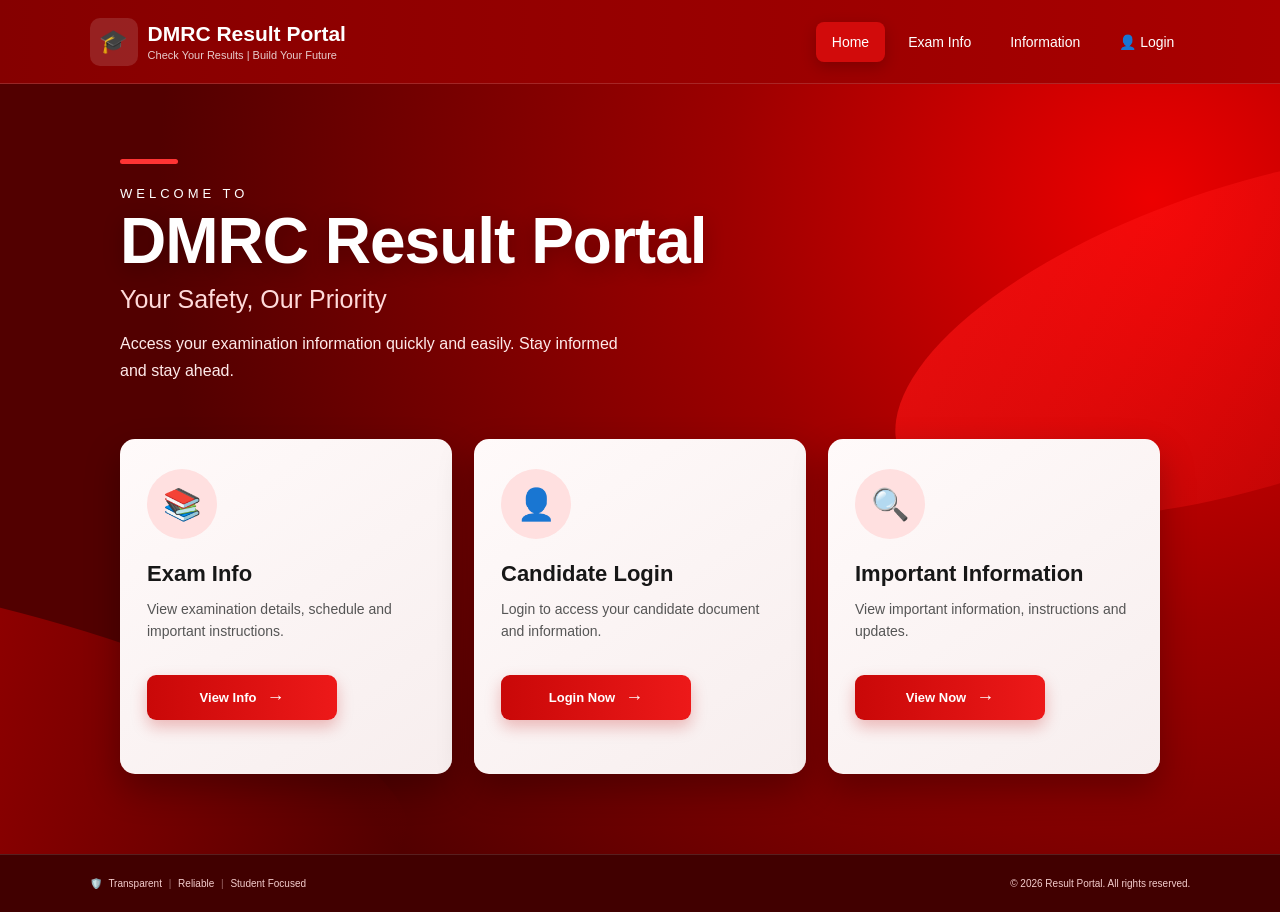
<file: index.html>
<!DOCTYPE html>
<html lang="en">

<head>
    <meta charset="UTF-8">
    <meta name="viewport" content="width=device-width, initial-scale=1.0">
    <meta name="theme-color" content="#8b0000">

    <title> DMRC Result Portal</title>

    <link rel="stylesheet" href="style.css">
</head>

<body>

<!-- ================= HEADER ================= -->

<header class="header">

    <div class="brand">

        <div class="brand-logo">
            🎓
        </div>

        <div class="brand-text">
            <h1>DMRC Result Portal</h1>
            <p>Check Your Results | Build Your Future</p>
        </div>

    </div>


    <nav class="desktop-nav">

        <a href="index.html" class="active">
            Home
        </a>

        <a href="exam-info.html">
            Exam Info
        </a>

        <a href="info.html">
            Information
        </a>

        <a href="candidate.html">
            👤 Login
        </a>

    </nav>

</header>


<!-- ================= HERO ================= -->

<main class="hero">

    <div class="hero-bg"></div>

    <section class="hero-content">

        <div class="red-line"></div>

        <div class="welcome">
            WELCOME TO
        </div>

        <h2>
            DMRC Result Portal
        </h2>

        <h3>
            Your Safety, Our Priority
        </h3>

        <p class="hero-description">
            Access your examination information quickly
            and easily. Stay informed and stay ahead.
        </p>


        <!-- ================= THREE CARDS ================= -->

        <div class="cards">


            <!-- EXAM INFO -->

            <a href="exam-info.html" class="portal-card">

                <div class="card-icon">
                    📚
                </div>

                <h4>
                    Exam Info
                </h4>

                <p>
                    View examination details,
                    schedule and important instructions.
                </p>

                <span class="card-button">
                    View Info
                    <b>→</b>
                </span>

            </a>


            <!-- CANDIDATE LOGIN -->

            <a href="candidate.html" class="portal-card">

                <div class="card-icon">
                    👤
                </div>

                <h4>
                    Candidate Login
                </h4>

                <p>
                    Login to access your candidate
                    document and information.
                </p>

                <span class="card-button">
                    Login Now
                    <b>→</b>
                </span>

            </a>


            <!-- INFORMATION -->

            <a href="info.html" class="portal-card">

                <div class="card-icon">
                    🔍
                </div>

                <h4>
                   Important Information
                </h4>

                <p>
                    View important information,
                    instructions and updates.
                </p>

                <span class="card-button">
                    View Now
                    <b>→</b>
                </span>

            </a>


        </div>

    </section>

</main>


<!-- ================= FOOTER ================= -->

<footer class="footer">

    <div class="footer-left">

        🛡️

        <span>Transparent</span>

        <i>|</i>

        <span>Reliable</span>

        <i>|</i>

        <span>Student Focused</span>

    </div>


    <div class="footer-right">

        © 2026 Result Portal. All rights reserved.

    </div>

</footer>


<script src="script.js"></script>

</body>

</html>
</file>
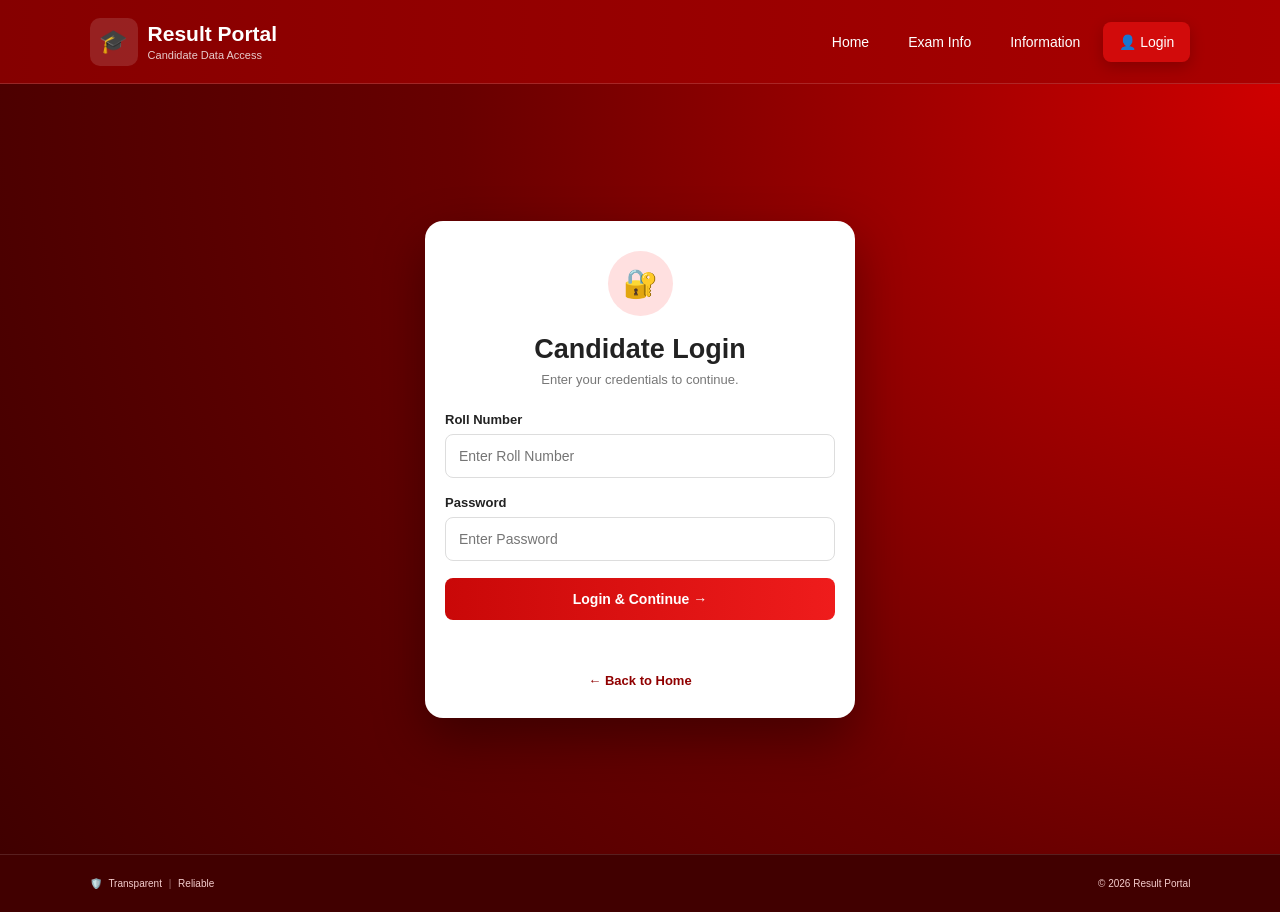
<file: candidate.html>
<!DOCTYPE html>
<html lang="en">

<head>

    <meta charset="UTF-8">

    <meta
        name="viewport"
        content="width=device-width, initial-scale=1.0">

    <meta
        name="theme-color"
        content="#8b0000">

    <title>Candidate Login - Result Portal</title>

    <link
        rel="stylesheet"
        href="style.css">

</head>


<body>


<!-- ================= HEADER ================= -->

<header class="header">

    <div class="brand">

        <div class="brand-logo">
            🎓
        </div>

        <div class="brand-text">

            <h1>
                Result Portal
            </h1>

            <p>
                Candidate Data Access
            </p>

        </div>

    </div>


    <nav class="desktop-nav">

        <a href="index.html">
            Home
        </a>

        <a href="exam-info.html">
            Exam Info
        </a>

        <a href="info.html">
            Information
        </a>

        <a
            href="candidate.html"
            class="active">

            👤 Login

        </a>

    </nav>

</header>



<!-- ================= LOGIN ================= -->

<main class="login-page">


    <section class="login-box">


        <div class="login-symbol">
            🔐
        </div>


        <h2>
            Candidate Login
        </h2>


        <p class="subtitle">

            Enter your credentials
            to continue.

        </p>


        <form id="candidateLogin">


            <!-- ROLL NUMBER -->

            <div class="form-group">

                <label for="rollNumber">
                    Roll Number
                </label>

                <input
                    type="text"
                    id="rollNumber"
                    placeholder="Enter Roll Number"
                    autocomplete="off"
                    required>

            </div>


            <!-- PASSWORD -->

            <div class="form-group">

                <label for="password">
                    Password
                </label>

                <input
                    type="password"
                    id="password"
                    placeholder="Enter Password"
                    autocomplete="off"
                    required>

            </div>


            <!-- SUBMIT -->

            <button
                type="submit"
                class="submit-button">

                Login & Continue →

            </button>


            <!-- ERROR -->

            <div
                id="errorMessage"
                class="error">
            </div>


        </form>


        <a
            href="index.html"
            class="home-link">

            ← Back to Home

        </a>


    </section>

</main>



<!-- ================= FOOTER ================= -->

<footer class="footer">

    <div class="footer-left">

        🛡️

        <span>Transparent</span>

        <i>|</i>

        <span>Reliable</span>

    </div>


    <div class="footer-right">

        © 2026 Result Portal

    </div>

</footer>


<script src="script.js"></script>

</body>

</html>
</file>
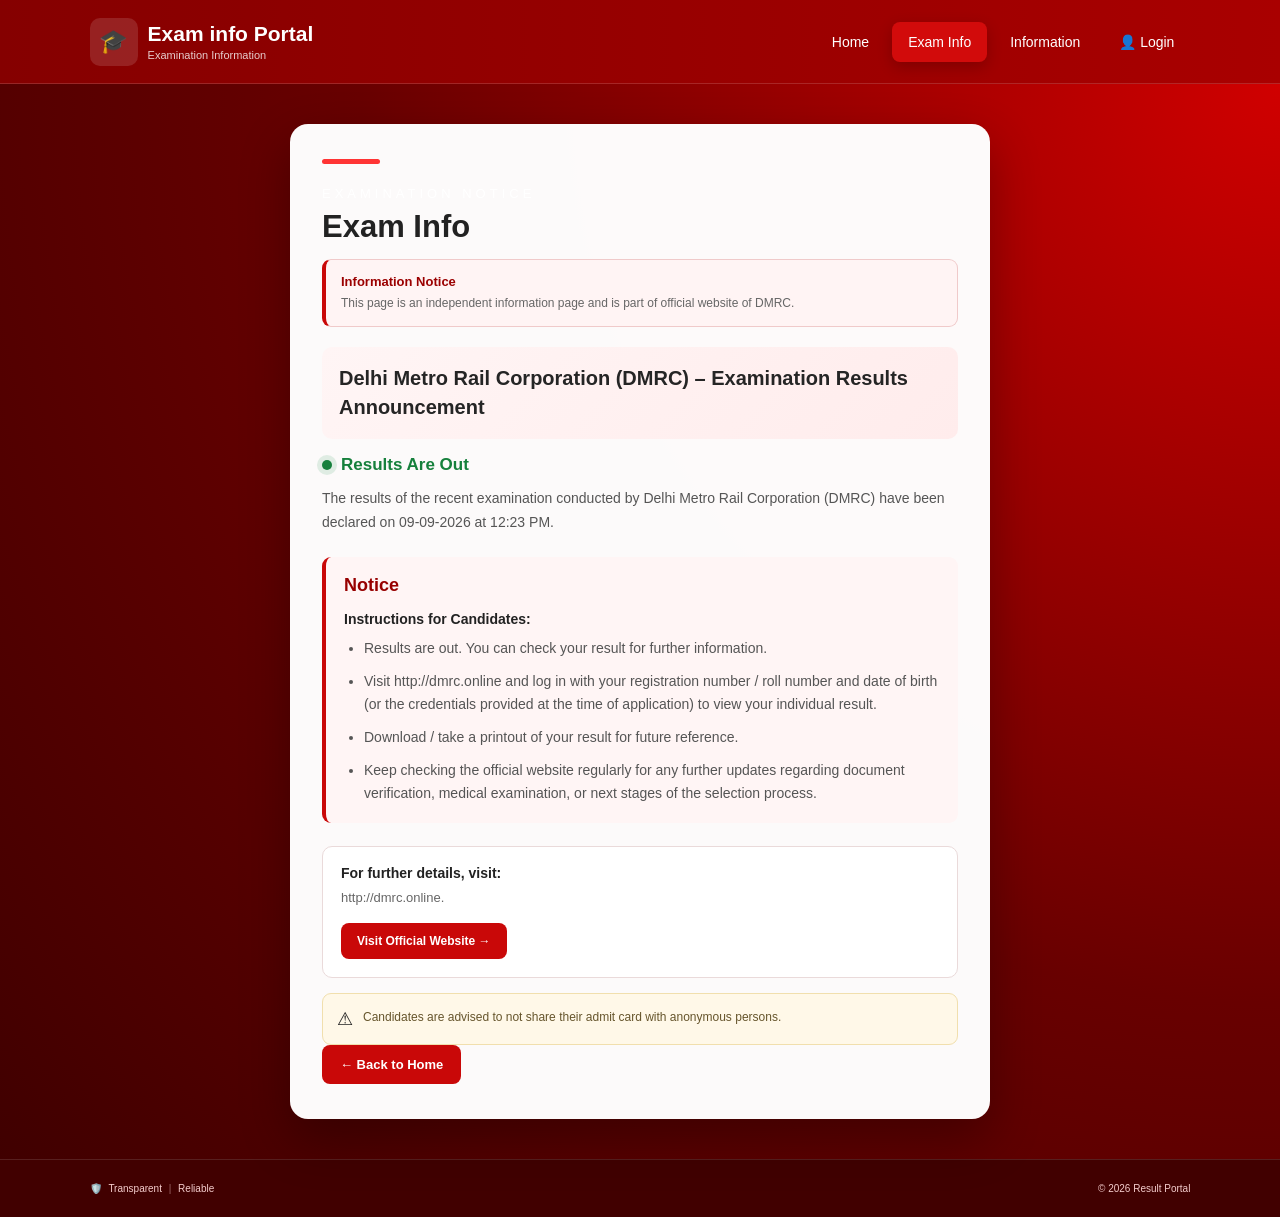
<file: exam-info.html>
<!DOCTYPE html>
<html lang="en">

<head>

    <meta charset="UTF-8">

    <meta
        name="viewport"
        content="width=device-width, initial-scale=1.0">

    <meta
        name="theme-color"
        content="#8b0000">

    <title>Exam Info - Result Portal</title>

    <link
        rel="stylesheet"
        href="style.css">

</head>


<body>


<!-- ================= HEADER ================= -->

<header class="header">

    <div class="brand">

        <div class="brand-logo">
            🎓
        </div>

        <div class="brand-text">

            <h1>Exam info Portal</h1>

            <p>Examination Information</p>

        </div>

    </div>


    <nav class="desktop-nav">

        <a href="index.html">
            Home
        </a>

        <a
            href="exam-info.html"
            class="active">

            Exam Info

        </a>

        <a href="info.html">
            Information
        </a>

        <a href="candidate.html">
            👤 Login
        </a>

    </nav>

</header>



<!-- ================= EXAM INFORMATION ================= -->

<main class="inner-page">

    <section class="inner-box">


        <div class="red-line"></div>


        <div class="welcome">
            EXAMINATION NOTICE
        </div>


        <h2>
            Exam Info
        </h2>


        <div class="unofficial-note">

            <strong>Information Notice</strong>

            <p>
                This page is an independent information page
                and is part of official website of DMRC.
            </p>

        </div>


        <!-- ================= TITLE ================= -->

        <div class="exam-heading">

            <h3>
                Delhi Metro Rail Corporation (DMRC) –
                Examination Results Announcement
            </h3>

        </div>


        <!-- ================= RESULTS ARE OUT ================= -->

        <div class="results-out">

            <span class="result-dot"></span>

            <strong>
                Results Are Out
            </strong>

        </div>


        <p class="page-description">

            The results of the recent examination conducted
            by Delhi Metro Rail Corporation (DMRC) have
            been declared on 09-09-2026 at 12:23 PM.

        </p>


        <!-- ================= INSTRUCTIONS ================= -->

        <div class="notice">

            <strong>
                Notice
            </strong>


            <h4>
                Instructions for Candidates:
            </h4>


            <ul>

                <li>
                    Results are out. You can check your
                    result for further information.
                </li>

                <li>
                    Visit http://dmrc.online and log in
                    with your registration number / roll
                    number and date of birth (or the
                    credentials provided at the time of
                    application) to view your individual
                    result.
                </li>

                <li>
                    Download / take a printout of your
                    result for future reference.
                </li>

                <li>
                    Keep checking the official website
                    regularly for any further updates
                    regarding document verification,
                    medical examination, or next stages
                    of the selection process.
                </li>

            </ul>

        </div>


        <!-- ================= OFFICIAL WEBSITE ================= -->

        <div class="official-info">

            <h4>
                For further details, visit:
            </h4>

            <p>
               http://dmrc.online.
            </p>

            <!-- Replace # with the official career URL
                 when publishing the site. -->

            <a
                href="https://dmrc.online"
                class="official-button"
                target="_blank"
                rel="noopener">

                Visit Official Website →

            </a>

        </div>


        <!-- ================= WARNING ================= -->

        <div class="warning-box">

            <span class="warning-icon">
                ⚠
            </span>

            <p>
                Candidates are advised to not share their admit card with anonymous persons.
            </p>

        </div>


        <!-- ================= BACK ================= -->

        <a
            href="index.html"
            class="back-button">

            ← Back to Home

        </a>


    </section>

</main>



<!-- ================= FOOTER ================= -->

<footer class="footer">

    <div class="footer-left">

        🛡️

        <span>Transparent</span>

        <i>|</i>

        <span>Reliable</span>

    </div>


    <div class="footer-right">

        © 2026 Result Portal

    </div>

</footer>



<!-- ================= PAGE STYLES ================= -->

<style>

/* ==========================================
   UNOFFICIAL NOTICE
========================================== */

.unofficial-note {

    padding: 14px 15px;

    margin:
        0 0 20px;

    border-radius: 9px;

    background: #fff4f4;

    border:
        1px solid #f0caca;

    border-left:
        4px solid #c90808;
}


.unofficial-note strong {

    display: block;

    color: #9b0000;

    font-size: 13px;

    margin-bottom: 5px;
}


.unofficial-note p {

    color: #666;

    font-size: 12px;

    line-height: 1.5;
}


/* ==========================================
   EXAM HEADING
========================================== */

.exam-heading {

    padding: 17px;

    background:
        linear-gradient(
            135deg,
            #fff5f5,
            #ffecec
        );

    border-radius: 10px;

    margin-bottom: 16px;
}


.exam-heading h3 {

    color: #252525;

    font-size: 17px;

    line-height: 1.45;
}


/* ==========================================
   RESULTS OUT
========================================== */

.results-out {

    display: flex;

    align-items: center;

    gap: 9px;

    margin-bottom: 12px;

    color: #16803c;

    font-size: 17px;
}


.result-dot {

    width: 10px;

    height: 10px;

    border-radius: 50%;

    background: #16803c;

    box-shadow:
        0 0 0 5px
        rgba(22,128,60,.12);
}


/* ==========================================
   NOTICE
========================================== */

.notice {

    margin-top: 20px;

    padding: 18px;

    background: #fff5f5;

    border-left:
        4px solid #c90808;

    border-radius: 9px;
}


.notice > strong {

    display: block;

    color: #970000;

    font-size: 18px;

    margin-bottom: 15px;
}


.notice h4 {

    font-size: 14px;

    margin-bottom: 10px;

    color: #222;
}


.notice ul {

    padding-left: 20px;
}


.notice li {

    color: #555;

    font-size: 13px;

    line-height: 1.65;

    margin-bottom: 10px;
}


.notice li:last-child {

    margin-bottom: 0;
}


/* ==========================================
   OFFICIAL INFO
========================================== */

.official-info {

    margin-top: 20px;

    padding: 18px;

    border:
        1px solid #eadada;

    border-radius: 10px;

    background: #fff;
}


.official-info h4 {

    font-size: 14px;

    color: #222;

    margin-bottom: 7px;
}


.official-info p {

    color: #666;

    font-size: 13px;

    line-height: 1.55;

    margin-bottom: 15px;
}


.official-button {

    display: inline-block;

    text-decoration: none;

    background:
        #c90808;

    color: white;

    padding:
        11px 16px;

    border-radius: 8px;

    font-size: 12px;

    font-weight: bold;
}


/* ==========================================
   WARNING
========================================== */

.warning-box {

    display: flex;

    align-items: flex-start;

    gap: 10px;

    margin-top: 15px;

    padding: 14px;

    background: #fff8e8;

    border:
        1px solid #f1dfad;

    border-radius: 9px;
}


.warning-icon {

    font-size: 18px;
}


.warning-box p {

    color: #66552c;

    font-size: 12px;

    line-height: 1.5;
}


/* ==========================================
   DESKTOP
========================================== */

@media (min-width: 700px) {

    .inner-box {

        padding:
            35px 32px;
    }


    .exam-heading h3 {

        font-size: 20px;
    }


    .notice li {

        font-size: 14px;
    }

}

</style>


</body>

</html>
</file>
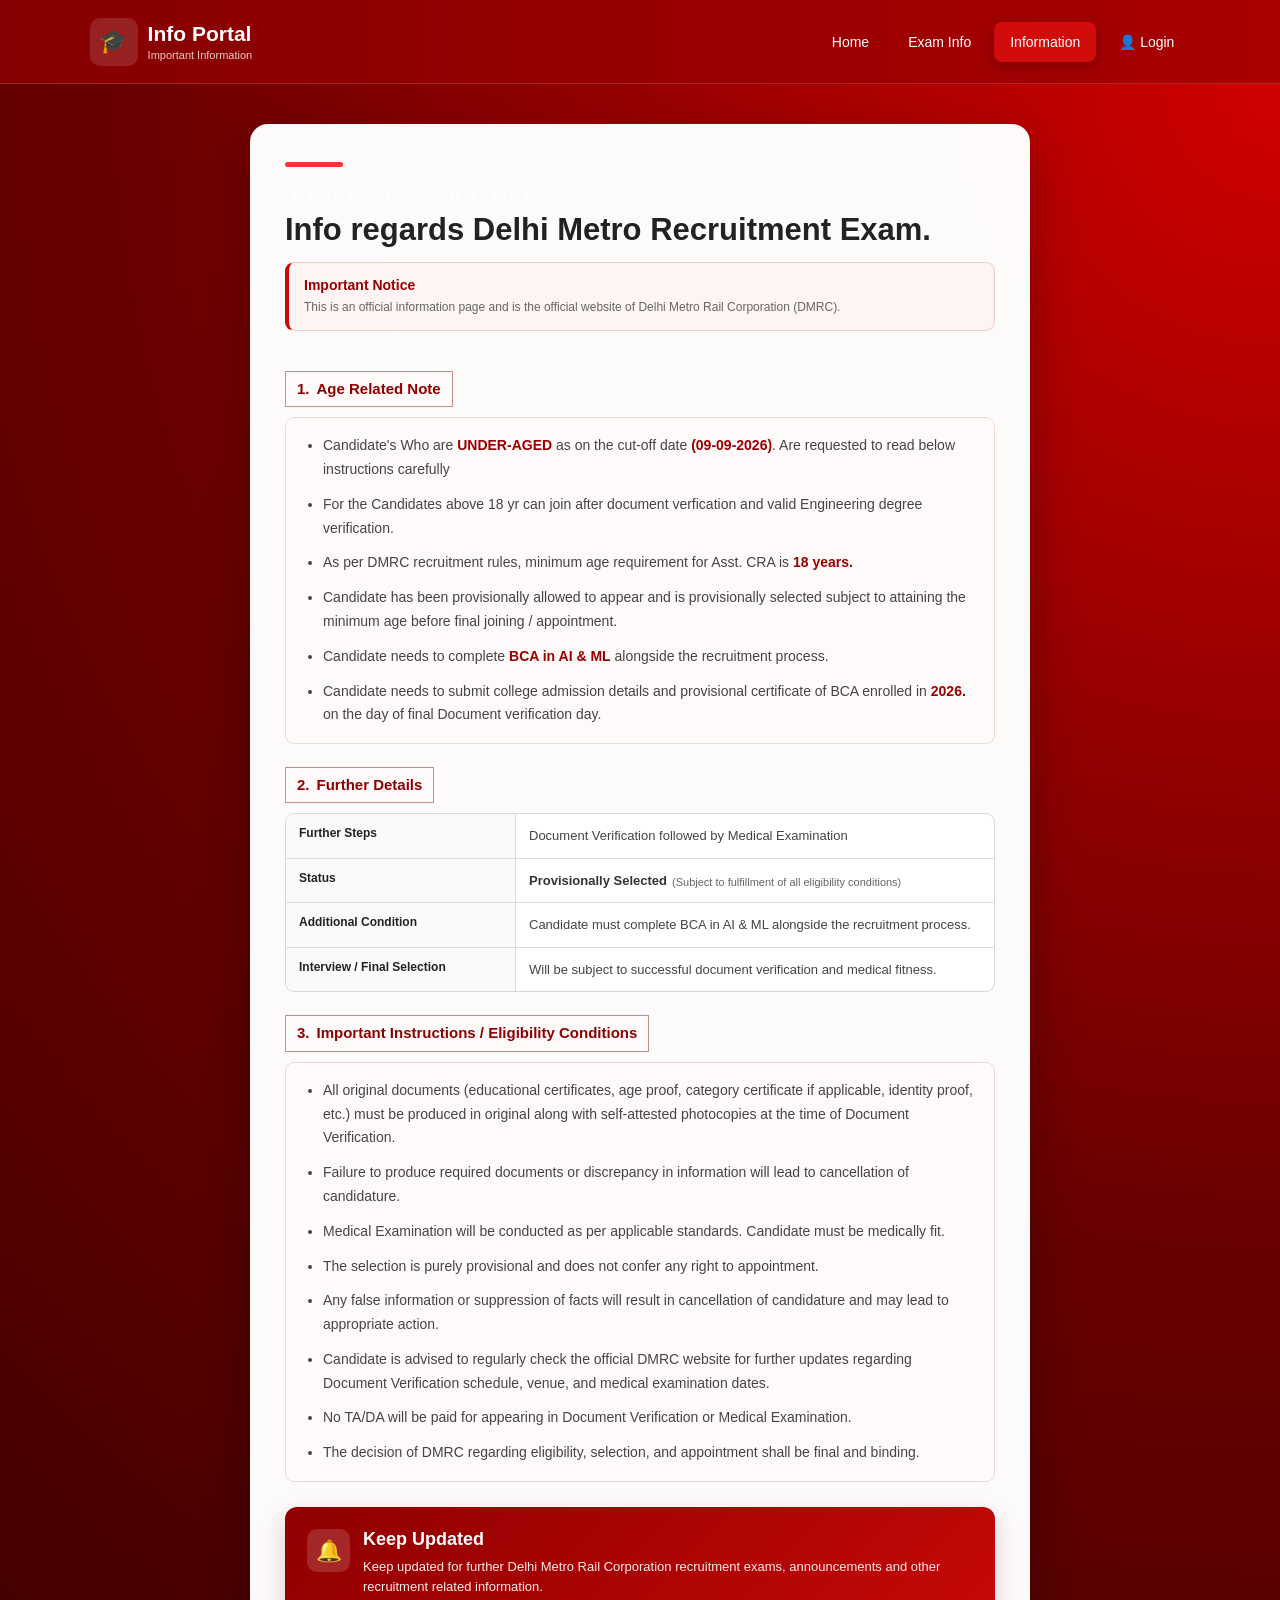
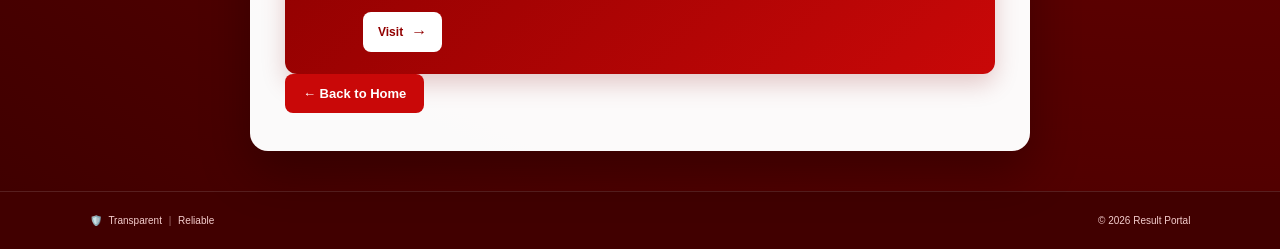
<file: info.html>
<!DOCTYPE html>
<html lang="en">

<head>

    <meta charset="UTF-8">

    <meta
        name="viewport"
        content="width=device-width, initial-scale=1.0">

    <meta
        name="theme-color"
        content="#8b0000">

    <title>Important Information - Result Portal</title>

    <link
        rel="stylesheet"
        href="style.css">

</head>


<body>


<!-- ================= HEADER ================= -->

<header class="header">

    <div class="brand">

        <div class="brand-logo">
            🎓
        </div>

        <div class="brand-text">

            <h1>Info Portal</h1>

            <p>Important Information</p>

        </div>

    </div>


    <nav class="desktop-nav">

        <a href="index.html">
            Home
        </a>

        <a href="exam-info.html">
            Exam Info
        </a>

        <a
            href="info.html"
            class="active">

            Information

        </a>

        <a href="candidate.html">
            👤 Login
        </a>

    </nav>

</header>



<!-- ================= MAIN ================= -->

<main class="inner-page">

    <section class="inner-box">


        <div class="red-line"></div>


        <div class="welcome">
            IMPORTANT INFORMATION
        </div>


        <h2>
            Info regards Delhi Metro Recruitment Exam.
        </h2>


        <!-- ================= DISCLAIMER ================= -->

        <div class="unofficial-note">

            <strong>
                Important Notice
            </strong>

            <p>
                This is an official information page
                and is the official website of
                Delhi Metro Rail Corporation (DMRC).
            </p>

        </div>



        <!-- ================= AGE RELATED ================= -->

        <div class="section-title">

            <span>1.</span>

            Age Related Note

        </div>


        <div class="information-box">

            <ul>

                <li>
                    Candidate's Who are <strong>UNDER-AGED</strong>
                    as on the cut-off date
                    <strong>(09-09-2026)</strong>. Are requested to read below instructions carefully
                </li>
                <li> For the Candidates above 18 yr can join after document verfication and valid Engineering degree verification. </li>
                <li>
                    As per DMRC recruitment rules,
                    minimum age requirement for
                    Asst. CRA is <strong>18 years.</strong>
                </li>

                <li>
                    Candidate has been provisionally
                    allowed to appear and is provisionally
                    selected subject to attaining the
                    minimum age before final joining /
                    appointment.
                </li>

                <li>
                    Candidate needs to complete
                    <strong>BCA in AI &amp; ML</strong>
                    alongside the recruitment process.
                </li>

                <li>
                    Candidate needs to submit college
                    admission details and provisional
                    certificate of BCA enrolled in
                    <strong>2026.</strong> on the day of final Document verification day.
                </li>

            </ul>

        </div>



        <!-- ================= NEXT STAGE ================= -->

        <div class="section-title">

            <span>2.</span>

             Further Details

        </div>


        <div class="details-table">


            <div class="detail-row">

                <div class="detail-label">
                    Further Steps
                </div>

                <div class="detail-value">
                    Document Verification followed by
                    Medical Examination
                </div>

            </div>


            <div class="detail-row">

                <div class="detail-label">
                    Status
                </div>

                <div class="detail-value highlight">
                    Provisionally Selected
                    <small>
                        (Subject to fulfillment of all
                        eligibility conditions)
                    </small>
                </div>

            </div>


            <div class="detail-row">

                <div class="detail-label">
                    Additional Condition
                </div>

                <div class="detail-value">
                    Candidate must complete BCA in
                    AI &amp; ML alongside the recruitment
                    process.
                </div>

            </div>


            <div class="detail-row">

                <div class="detail-label">
                    Interview / Final Selection
                </div>

                <div class="detail-value">
                    Will be subject to successful
                    document verification and
                    medical fitness.
                </div>

            </div>


        </div>



        <!-- ================= IMPORTANT INSTRUCTIONS ================= -->

        <div class="section-title">

            <span>3.</span>

            Important Instructions /
            Eligibility Conditions

        </div>


        <div class="information-box">

            <ul>

                <li>
                    All original documents
                    (educational certificates, age proof,
                    category certificate if applicable,
                    identity proof, etc.) must be produced
                    in original along with self-attested
                    photocopies at the time of Document
                    Verification.
                </li>

                <li>
                    Failure to produce required documents
                    or discrepancy in information will lead
                    to cancellation of candidature.
                </li>

                <li>
                    Medical Examination will be conducted
                    as per applicable standards.
                    Candidate must be medically fit.
                </li>

                <li>
                    The selection is purely provisional
                    and does not confer any right to
                    appointment.
                </li>

                <li>
                    Any false information or suppression
                    of facts will result in cancellation
                    of candidature and may lead to
                    appropriate action.
                </li>

                <li>
                    Candidate is advised to regularly
                    check the official DMRC website for
                    further updates regarding Document
                    Verification schedule, venue, and
                    medical examination dates.
                </li>

                <li>
                    No TA/DA will be paid for appearing
                    in Document Verification or Medical
                    Examination.
                </li>

                <li>
                    The decision of DMRC regarding
                    eligibility, selection, and appointment
                    shall be final and binding.
                </li>

            </ul>

        </div>



        <!-- ================= KEEP UPDATED ================= -->

        <div class="updates-card">

            <div class="updates-icon">
                🔔
            </div>


            <div class="updates-content">

                <h3>
                    Keep Updated
                </h3>

                <p>
                    Keep updated for further Delhi Metro
                    Rail Corporation recruitment exams,
                    announcements and other recruitment
                    related information.
                </p>


                <a
                    href="https://delhimetrorail.com/pages/en/career"
                    target="_blank"
                    rel="noopener noreferrer"
                    class="official-button">

                    Visit 
                    <span>→</span>

                </a>

            </div>

        </div>

      
        <!-- ================= BACK ================= -->

        <a
            href="index.html"
            class="back-button">

            ← Back to Home

        </a>


    </section>

</main>



<!-- ================= FOOTER ================= -->

<footer class="footer">

    <div class="footer-left">

        🛡️

        <span>Transparent</span>

        <i>|</i>

        <span>Reliable</span>

    </div>


    <div class="footer-right">

        © 2026 Result Portal

    </div>

</footer>



<!-- ================= PAGE CSS ================= -->

<style>


/* ==========================================
   UNOFFICIAL NOTE
========================================== */

.unofficial-note {

    padding: 14px 15px;

    margin-bottom: 22px;

    background: #fff4f4;

    border: 1px solid #efcccc;

    border-left: 4px solid #c90808;

    border-radius: 9px;
}


.unofficial-note strong {

    display: block;

    color: #980000;

    font-size: 14px;

    margin-bottom: 5px;
}


.unofficial-note p {

    color: #666;

    font-size: 12px;

    line-height: 1.5;
}



/* ==========================================
   SECTION TITLE
========================================== */

.section-title {

    display: inline-flex;

    align-items: center;

    gap: 7px;

    margin-top: 18px;

    margin-bottom: 10px;

    padding: 7px 11px;

    border: 1px solid #c98b8b;

    color: #8e0000;

    background: #fffafa;

    font-size: 15px;

    font-weight: 700;

    line-height: 1.35;
}


.section-title span {

    font-weight: 800;
}



/* ==========================================
   INFORMATION BOX
========================================== */

.information-box {

    padding: 16px 17px;

    background: #fffafa;

    border: 1px solid #eadada;

    border-radius: 9px;

    margin-bottom: 5px;
}


.information-box ul {

    padding-left: 20px;

    margin: 0;
}


.information-box li {

    color: #444;

    font-size: 13px;

    line-height: 1.65;

    margin-bottom: 11px;
}


.information-box li:last-child {

    margin-bottom: 0;
}


.information-box strong {

    color: #990000;
}



/* ==========================================
   DETAILS TABLE
========================================== */

.details-table {

    margin-bottom: 5px;

    border:
        1px solid #d8d8d8;

    border-radius: 9px;

    overflow: hidden;

    background: white;
}


.detail-row {

    display: flex;

    flex-direction: column;

    border-bottom:
        1px solid #ddd;
}


.detail-row:last-child {

    border-bottom: none;
}


.detail-label {

    padding: 12px 13px;

    background: #fafafa;

    color: #222;

    font-size: 12px;

    font-weight: 700;
}


.detail-value {

    padding: 12px 13px;

    color: #444;

    font-size: 13px;

    line-height: 1.5;
}


.detail-value.highlight {

    font-weight: 700;

    color: #333;
}


.detail-value small {

    display: block;

    margin-top: 3px;

    color: #666;

    font-weight: 400;

    font-size: 11px;
}



/* ==========================================
   KEEP UPDATED CARD
========================================== */

.updates-card {

    display: flex;

    align-items: flex-start;

    gap: 13px;

    margin-top: 25px;

    padding: 18px;

    border-radius: 12px;

    background:
        linear-gradient(
            135deg,
            #8f0000,
            #c90808
        );

    color: white;

    box-shadow:
        0 10px 25px
        rgba(130,0,0,.2);
}


.updates-icon {

    min-width: 43px;

    height: 43px;

    border-radius: 10px;

    background:
        rgba(255,255,255,.15);

    display: flex;

    align-items: center;

    justify-content: center;

    font-size: 21px;
}


.updates-content h3 {

    font-size: 18px;

    margin-bottom: 7px;
}


.updates-content p {

    font-size: 12px;

    line-height: 1.55;

    color: #ffeaea;

    margin-bottom: 15px;
}



/* ==========================================
   OFFICIAL BUTTON
========================================== */

.official-button {

    display: inline-flex;

    align-items: center;

    justify-content: center;

    gap: 8px;

    padding: 11px 15px;

    border-radius: 8px;

    background: white;

    color: #920000;

    text-decoration: none;

    font-size: 12px;

    font-weight: 700;

    transition: .2s ease;
}


.official-button:hover {

    transform:
        translateY(-2px);
}


.official-button span {

    font-size: 16px;
}



/* ==========================================
   WARNING
========================================== */

.warning-box {

    display: flex;

    align-items: flex-start;

    gap: 10px;

    margin-top: 15px;

    padding: 14px;

    background: #fff8e8;

    border: 1px solid #efdfb4;

    border-radius: 9px;
}


.warning-icon {

    font-size: 18px;

    line-height: 1;
}


.warning-box p {

    color: #66552c;

    font-size: 12px;

    line-height: 1.55;
}



/* ==========================================
   DESKTOP
========================================== */

@media (min-width: 700px) {


    .inner-box {

        max-width: 780px;

        padding:
            38px 35px;
    }


    .information-box li {

        font-size: 14px;

        line-height: 1.7;
    }


    .detail-row {

        display: grid;

        grid-template-columns:
            230px 1fr;
    }


    .detail-label {

        border-right:
            1px solid #ddd;
    }


    .detail-value {

        display: flex;

        align-items: center;
    }


    .detail-value small {

        display: inline;

        margin-left: 5px;
    }


    .updates-card {

        padding: 22px;
    }


    .updates-content p {

        font-size: 13px;

        max-width: 600px;
    }

}

</style>


</body>

</html>
</file>
<file: style.css>
/* =====================================================
   RESET
===================================================== */

* {
    margin: 0;
    padding: 0;
    box-sizing: border-box;
}


html {
    scroll-behavior: smooth;
}


body {

    font-family:
        Arial,
        Helvetica,
        sans-serif;

    min-height: 100vh;

    background: #520000;

    color: white;

    overflow-x: hidden;
}


/* =====================================================
   HEADER
===================================================== */

.header {

    width: 100%;

    min-height: 72px;

    padding: 12px 17px;

    display: flex;

    align-items: center;

    justify-content: space-between;

    background:
        linear-gradient(
            90deg,
            #850000,
            #a90000
        );

    border-bottom:
        1px solid
        rgba(255,255,255,.15);

    position: relative;

    z-index: 20;
}


/* =====================================================
   BRAND
===================================================== */

.brand {

    display: flex;

    align-items: center;

    gap: 10px;
}


.brand-logo {

    width: 43px;

    height: 43px;

    border-radius: 10px;

    background:
        rgba(255,255,255,.13);

    display: flex;

    align-items: center;

    justify-content: center;

    font-size: 23px;
}


.brand-text h1 {

    font-size: 18px;

    line-height: 1.1;

    font-weight: 700;
}


.brand-text p {

    margin-top: 4px;

    font-size: 9px;

    opacity: .8;
}


/* =====================================================
   DESKTOP NAV
===================================================== */

.desktop-nav {

    display: none;
}


/* =====================================================
   HOME HERO
===================================================== */

.hero {

    min-height:
        calc(100vh - 72px);

    position: relative;

    overflow: hidden;

    background:

        radial-gradient(
            circle at 90% 15%,
            #ed0000 0%,
            #9d0000 32%,
            #520000 75%
        );
}


/* =====================================================
   BACKGROUND DECORATION
===================================================== */

.hero-bg {

    position: absolute;

    inset: 0;

    pointer-events: none;

    overflow: hidden;
}


/* RIGHT CURVE */

.hero-bg::before {

    content: "";

    position: absolute;

    width: 750px;

    height: 300px;

    right: -350px;

    top: 100px;

    background:
        linear-gradient(
            135deg,
            rgba(255,20,20,.7),
            rgba(100,0,0,0)
        );

    transform:
        rotate(-18deg);

    border-radius: 50%;
}


/* BOTTOM CURVE */

.hero-bg::after {

    content: "";

    position: absolute;

    width: 900px;

    height: 250px;

    left: -480px;

    bottom: 0;

    border-radius: 50%;

    background:
        linear-gradient(
            90deg,
            #c90000,
            rgba(100,0,0,0)
        );

    transform:
        rotate(14deg);
}


/* =====================================================
   HERO CONTENT
===================================================== */

.hero-content {

    position: relative;

    z-index: 5;

    width: 100%;

    max-width: 1100px;

    margin: auto;

    padding:
        50px 18px
        45px;
}


/* RED LINE */

.red-line {

    width: 58px;

    height: 5px;

    background: #ff3434;

    border-radius: 20px;

    margin-bottom: 22px;
}


/* WELCOME */

.welcome {

    font-size: 13px;

    letter-spacing: 4px;

    margin-bottom: 8px;

    color: white;
}


/* MAIN HEADING */

.hero-content h2 {

    font-size: 42px;

    line-height: 1;

    font-weight: 800;

    letter-spacing: -1px;

    margin-bottom: 12px;

    text-shadow:
        0 5px 20px
        rgba(0,0,0,.25);
}


/* SUB HEADING */

.hero-content h3 {

    font-size: 19px;

    font-weight: 400;

    color: #ffdada;

    margin-bottom: 16px;
}


/* DESCRIPTION */

.hero-description {

    max-width: 500px;

    font-size: 14px;

    line-height: 1.7;

    color: #ffeaea;

    margin-bottom: 32px;
}


/* =====================================================
   CARDS
===================================================== */

.cards {

    display: flex;

    flex-direction: column;

    gap: 15px;
}


.portal-card {

    display: block;

    text-decoration: none;

    color: #171717;

    background:
        linear-gradient(
            145deg,
            #fffafa,
            #f7eeee
        );

    border-radius: 15px;

    padding: 22px 19px;

    min-height: 210px;

    box-shadow:
        0 15px 35px
        rgba(0,0,0,.28);

    transition:
        transform .25s ease,
        box-shadow .25s ease;
}


.portal-card:hover {

    transform:
        translateY(-5px);

    box-shadow:
        0 20px 45px
        rgba(0,0,0,.35);
}


.portal-card:active {

    transform:
        scale(.98);
}


/* =====================================================
   CARD ICON
===================================================== */

.card-icon {

    width: 58px;

    height: 58px;

    border-radius: 50%;

    background:
        #ffe0e0;

    display: flex;

    align-items: center;

    justify-content: center;

    font-size: 26px;

    margin-bottom: 16px;
}


/* CARD TITLE */

.portal-card h4 {

    font-size: 20px;

    margin-bottom: 8px;
}


/* CARD TEXT */

.portal-card p {

    color: #555;

    font-size: 13px;

    line-height: 1.55;

    max-width: 290px;

    margin-bottom: 18px;
}


/* CARD BUTTON */

.card-button {

    width: 100%;

    display: flex;

    align-items: center;

    justify-content: center;

    gap: 10px;

    padding: 12px;

    border-radius: 9px;

    background:
        linear-gradient(
            90deg,
            #c90808,
            #ed1919
        );

    color: white;

    font-size: 13px;

    font-weight: 700;

    box-shadow:
        0 7px 16px
        rgba(190,0,0,.25);
}


.card-button b {

    font-size: 18px;

    font-weight: 400;
}


/* =====================================================
   INNER PAGES
===================================================== */

.inner-page {

    min-height:
        calc(100vh - 130px);

    padding:
        40px 18px;

    background:

        radial-gradient(
            circle at top right,
            #d00000,
            #680000 55%,
            #400000
        );

    display: flex;

    align-items: center;

    justify-content: center;
}


.inner-box {

    width: 100%;

    max-width: 700px;

    background:
        rgba(255,255,255,.98);

    color: #222;

    border-radius: 18px;

    padding:
        28px 20px;

    box-shadow:
        0 20px 50px
        rgba(0,0,0,.3);
}


.inner-box h2 {

    font-size: 31px;

    margin-bottom: 14px;
}


.page-description {

    color: #555;

    line-height: 1.7;

    font-size: 14px;

    margin-bottom: 22px;
}


/* =====================================================
   EXAM DETAILS
===================================================== */

.exam-details {

    margin:
        20px 0;

    border:
        1px solid #eadada;

    border-radius: 10px;

    overflow: hidden;
}


.exam-row {

    display: flex;

    flex-direction: column;

    gap: 5px;

    padding: 14px;

    background: #fffafa;

    border-bottom:
        1px solid #eee;
}


.exam-row:last-child {

    border-bottom: none;
}


.exam-row span {

    color: #777;

    font-size: 12px;
}


.exam-row strong {

    color: #222;

    font-size: 14px;
}


.exam-row .status {

    color: #16803c;
}


/* =====================================================
   NOTICE
===================================================== */

.notice {

    padding: 16px;

    background: #fff0f0;

    border-left:
        4px solid #d20b0b;

    border-radius: 8px;

    margin-bottom: 23px;
}


.notice strong {

    color: #970000;

    font-size: 14px;
}


.notice p {

    color: #555;

    font-size: 13px;

    line-height: 1.55;

    margin-top: 7px;
}


/* =====================================================
   INFORMATION
===================================================== */

.info-section {

    display: flex;

    flex-direction: column;

    gap: 12px;

    margin-bottom: 22px;
}


.info-item {

    display: flex;

    align-items: flex-start;

    gap: 13px;

    padding: 15px;

    background: #fff8f8;

    border:
        1px solid #f0dddd;

    border-radius: 10px;
}


.info-number {

    min-width: 38px;

    height: 38px;

    border-radius: 8px;

    background: #ffe1e1;

    color: #a00000;

    display: flex;

    align-items: center;

    justify-content: center;

    font-size: 11px;

    font-weight: bold;
}


.info-item h3 {

    font-size: 15px;

    margin-bottom: 5px;
}


.info-item p {

    color: #666;

    font-size: 12px;

    line-height: 1.5;
}


/* =====================================================
   BACK BUTTON
===================================================== */

.back-button {

    display: inline-block;

    text-decoration: none;

    color: white;

    background:
        #c90808;

    padding:
        12px 18px;

    border-radius: 8px;

    font-size: 13px;

    font-weight: bold;
}


/* =====================================================
   LOGIN PAGE
===================================================== */

.login-page {

    min-height:
        calc(100vh - 130px);

    padding:
        40px 18px;

    background:

        radial-gradient(
            circle at top right,
            #cf0000,
            #680000 55%,
            #400000
        );

    display: flex;

    align-items: center;

    justify-content: center;
}


.login-box {

    width: 100%;

    max-width: 430px;

    background: white;

    color: #222;

    border-radius: 18px;

    padding:
        30px 20px;

    box-shadow:
        0 20px 50px
        rgba(0,0,0,.35);
}


/* LOGIN ICON */

.login-symbol {

    width: 65px;

    height: 65px;

    margin:
        0 auto 18px;

    border-radius: 50%;

    background:
        #ffe0e0;

    display: flex;

    align-items: center;

    justify-content: center;

    font-size: 28px;
}


.login-box h2 {

    text-align: center;

    font-size: 27px;

    margin-bottom: 7px;
}


.subtitle {

    text-align: center;

    color: #777;

    font-size: 13px;

    margin-bottom: 25px;
}


/* INPUT */

.form-group {

    margin-bottom: 17px;
}


.form-group label {

    display: block;

    font-size: 13px;

    font-weight: bold;

    margin-bottom: 7px;
}


.form-group input {

    width: 100%;

    padding: 13px;

    border:
        1px solid #ddd;

    border-radius: 8px;

    font-size: 14px;

    outline: none;
}


.form-group input:focus {

    border-color:
        #d20b0b;

    box-shadow:
        0 0 0 3px
        rgba(210,11,11,.1);
}


/* SUBMIT */

.submit-button {

    width: 100%;

    border: none;

    padding: 13px;

    border-radius: 8px;

    background:
        linear-gradient(
            90deg,
            #c90808,
            #ef1c1c
        );

    color: white;

    font-weight: bold;

    font-size: 14px;

    cursor: pointer;
}


/* ERROR */

.error {

    min-height: 20px;

    margin-top: 13px;

    text-align: center;

    color: #c40000;

    font-size: 13px;
}


/* HOME LINK */

.home-link {

    display: block;

    text-align: center;

    margin-top: 20px;

    color: #900000;

    text-decoration: none;

    font-size: 13px;

    font-weight: bold;
}


/* =====================================================
   FOOTER
===================================================== */

.footer {

    min-height: 58px;

    padding:
        15px 18px;

    background:
        #410000;

    border-top:
        1px solid
        rgba(255,255,255,.12);

    display: flex;

    flex-direction: column;

    align-items: center;

    justify-content: center;

    gap: 8px;

    text-align: center;

    color: #f4cccc;

    font-size: 10px;
}


.footer span {

    margin: 0 4px;
}


.footer i {

    font-style: normal;

    opacity: .5;
}


/* =====================================================
   TABLET
===================================================== */

@media (min-width: 600px) {

    .hero-content {

        padding:
            65px 30px;
    }


    .cards {

        display: grid;

        grid-template-columns:
            repeat(2, 1fr);

        gap: 18px;
    }


    .exam-row {

        flex-direction: row;

        align-items: center;

        justify-content: space-between;
    }

}


/* =====================================================
   DESKTOP
===================================================== */

@media (min-width: 900px) {

    .header {

        min-height: 84px;

        padding:
            15px 7%;
    }


    .brand-logo {

        width: 48px;

        height: 48px;
    }


    .brand-text h1 {

        font-size: 21px;
    }


    .brand-text p {

        font-size: 11px;
    }


    /* NAV */

    .desktop-nav {

        display: flex;

        align-items: center;

        gap: 7px;
    }


    .desktop-nav a {

        color: white;

        text-decoration: none;

        font-size: 14px;

        padding:
            12px 16px;

        border-radius: 8px;

        transition:
            .2s ease;
    }


    .desktop-nav a:hover {

        background:
            rgba(255,255,255,.1);
    }


    .desktop-nav .active {

        background:
            #d20b0b;

        box-shadow:
            0 5px 15px
            rgba(0,0,0,.2);
    }


    /* HERO */

    .hero {

        min-height:
            calc(100vh - 142px);
    }


    .hero-content {

        padding:
            75px 30px
            80px;
    }


    .hero-content h2 {

        font-size: 64px;
    }


    .hero-content h3 {

        font-size: 25px;
    }


    .hero-description {

        font-size: 16px;

        margin-bottom: 55px;
    }


    /* THREE COLUMNS */

    .cards {

        grid-template-columns:
            repeat(3, 1fr);

        gap: 22px;
    }


    .portal-card {

        min-height: 335px;

        padding:
            30px 27px;
    }


    .card-icon {

        width: 70px;

        height: 70px;

        font-size: 31px;

        margin-bottom: 22px;
    }


    .portal-card h4 {

        font-size: 22px;

        margin-bottom: 12px;
    }


    .portal-card p {

        font-size: 14px;

        min-height: 48px;
    }


    .card-button {

        max-width: 190px;

        margin-top: 28px;
    }


    /* FOOTER */

    .footer {

        flex-direction: row;

        justify-content: space-between;

        padding:
            16px 7%;
    }

}
</file>
